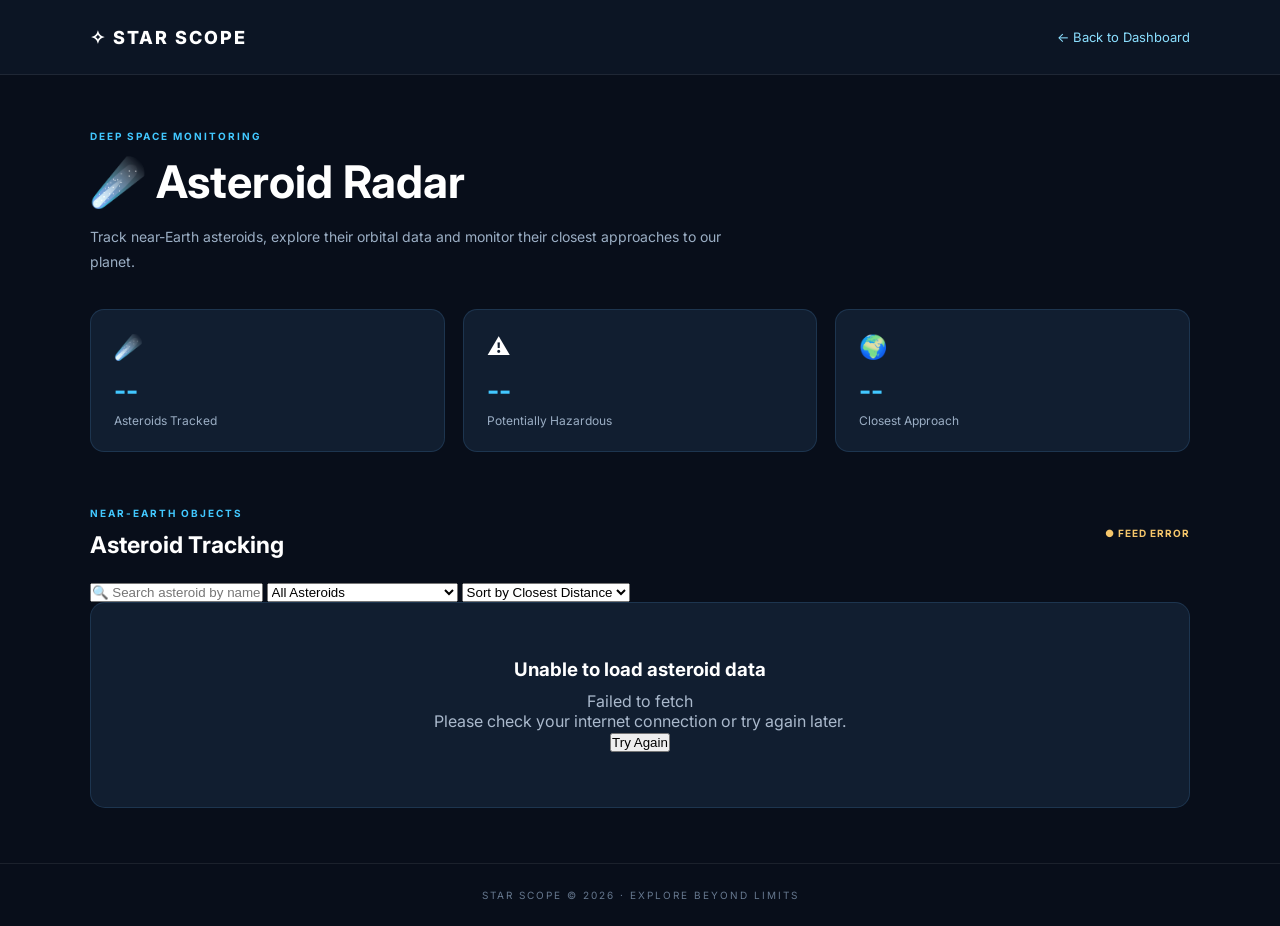
<file: frontend/asteroid-radar.html>
<!DOCTYPE html>
<html lang="en">
<head>
    <meta charset="UTF-8">
    <meta name="viewport" content="width=device-width, initial-scale=1.0">
    <title>Asteroid Radar | Star Scope</title>
    <link rel="stylesheet" href="css/asteroid-radar.css">
</head>
<body>

    <header class="radar-header">
        <a href="index.html" class="logo">✧ STAR SCOPE</a>
        <a href="index.html" class="back-btn">← Back to Dashboard</a>
    </header>

    <main class="radar-main">

        <section class="radar-hero">
            <p class="section-label">DEEP SPACE MONITORING</p>
            <h1>☄️ Asteroid Radar</h1>
            <p>
                Track near-Earth asteroids, explore their orbital data
                and monitor their closest approaches to our planet.
            </p>
        </section>

        <section class="radar-stats">
            <div class="stat-card">
                <span>☄️</span>
                <h3 id="totalAsteroids">--</h3>
                <p>Asteroids Tracked</p>
            </div>

            <div class="stat-card">
                <span>⚠️</span>
                <h3 id="hazardousAsteroids">--</h3>
                <p>Potentially Hazardous</p>
            </div>

            <div class="stat-card">
                <span>🌍</span>
                <h3 id="closestAsteroid">--</h3>
                <p>Closest Approach</p>
            </div>
        </section>

        <section class="asteroid-section">
            <div class="section-heading">
                <div>
                    <p class="section-label">NEAR-EARTH OBJECTS</p>
                    <h2>Asteroid Tracking</h2>
                </div>
                <span class="feed-status" id="feedStatus">● CONNECTING...</span>
            </div>

<div class="asteroid-controls">

    <input
        type="text"
        id="asteroidSearch"
        placeholder="🔍 Search asteroid by name..."
    >

    <select id="hazardFilter">
        <option value="all">All Asteroids</option>
        <option value="hazardous">Potentially Hazardous</option>
        <option value="safe">Not Classified as Hazardous</option>
    </select>

    <select id="sortAsteroids">
        <option value="distance">Sort by Closest Distance</option>
        <option value="size">Sort by Size</option>
        <option value="speed">Sort by Speed</option>
    </select>

</div>

            <div id="asteroidList" class="asteroid-grid">
                <div class="loading-state">
                    <h3>Loading asteroid data...</h3>
                    <p>Connecting to NASA's asteroid database.</p>
                </div>
            </div>
        </section>

    </main>

    <footer>
        STAR SCOPE © 2026 · EXPLORE BEYOND LIMITS
    </footer>

    <script src="js/asteroid-radar.js"></script>

</body>
</html>
</file>
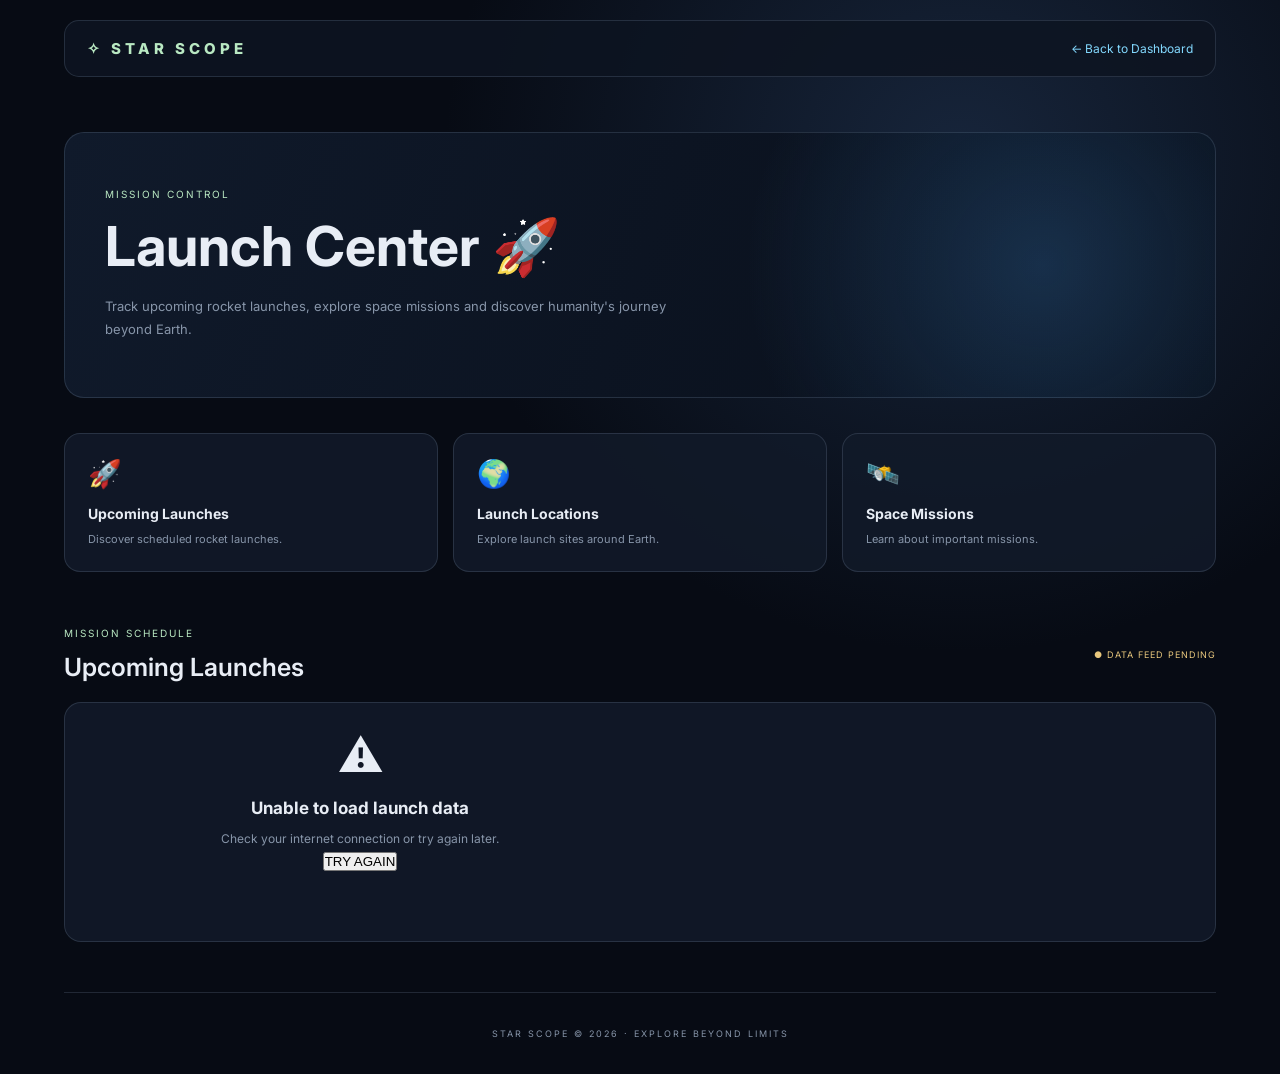
<file: frontend/launch-center.html>
<!DOCTYPE html>
<html lang="en">
<head>
    <meta charset="UTF-8">
    <meta name="viewport" content="width=device-width, initial-scale=1.0">
    <title>Launch Center | Star Scope</title>
    <link rel="stylesheet" href="css/launch-center.css">
</head>

<body>

    <header class="launch-header">
        <a href="index.html" class="logo">✧ STAR SCOPE</a>
        <a href="index.html" class="back-btn">← Back to Dashboard</a>
    </header>

    <main class="launch-main">

        <section class="launch-hero">
            <p class="section-label">MISSION CONTROL</p>
            <h1>Launch Center 🚀</h1>
            <p>
                Track upcoming rocket launches, explore space missions
                and discover humanity's journey beyond Earth.
            </p>
        </section>

        <section class="launch-overview">
            <div class="overview-card">
                <span>🚀</span>
                <h3>Upcoming Launches</h3>
                <p>Discover scheduled rocket launches.</p>
            </div>

            <div class="overview-card">
                <span>🌍</span>
                <h3>Launch Locations</h3>
                <p>Explore launch sites around Earth.</p>
            </div>

            <div class="overview-card">
                <span>🛰️</span>
                <h3>Space Missions</h3>
                <p>Learn about important missions.</p>
            </div>
        </section>

        <section class="launch-list-section">
            <div class="section-heading">
                <div>
                    <p class="section-label">MISSION SCHEDULE</p>
                    <h2>Upcoming Launches</h2>
                </div>
                <span class="feed-status">● DATA FEED PENDING</span>
            </div>

            <div id="launchList" class="launch-list">
                <div class="empty-state">
                    <span>🛸</span>
                    <h3>Launch feed not connected yet</h3>
                    <p>
                        Upcoming launch information will appear here
                        when we connect the launch data source.
                    </p>
                </div>
            </div>
        </section>

    </main>

    <footer>
        STAR SCOPE © 2026 · EXPLORE BEYOND LIMITS
    </footer>
<script src="js/launch-center.js"></script>
</body>
</html>
</file>
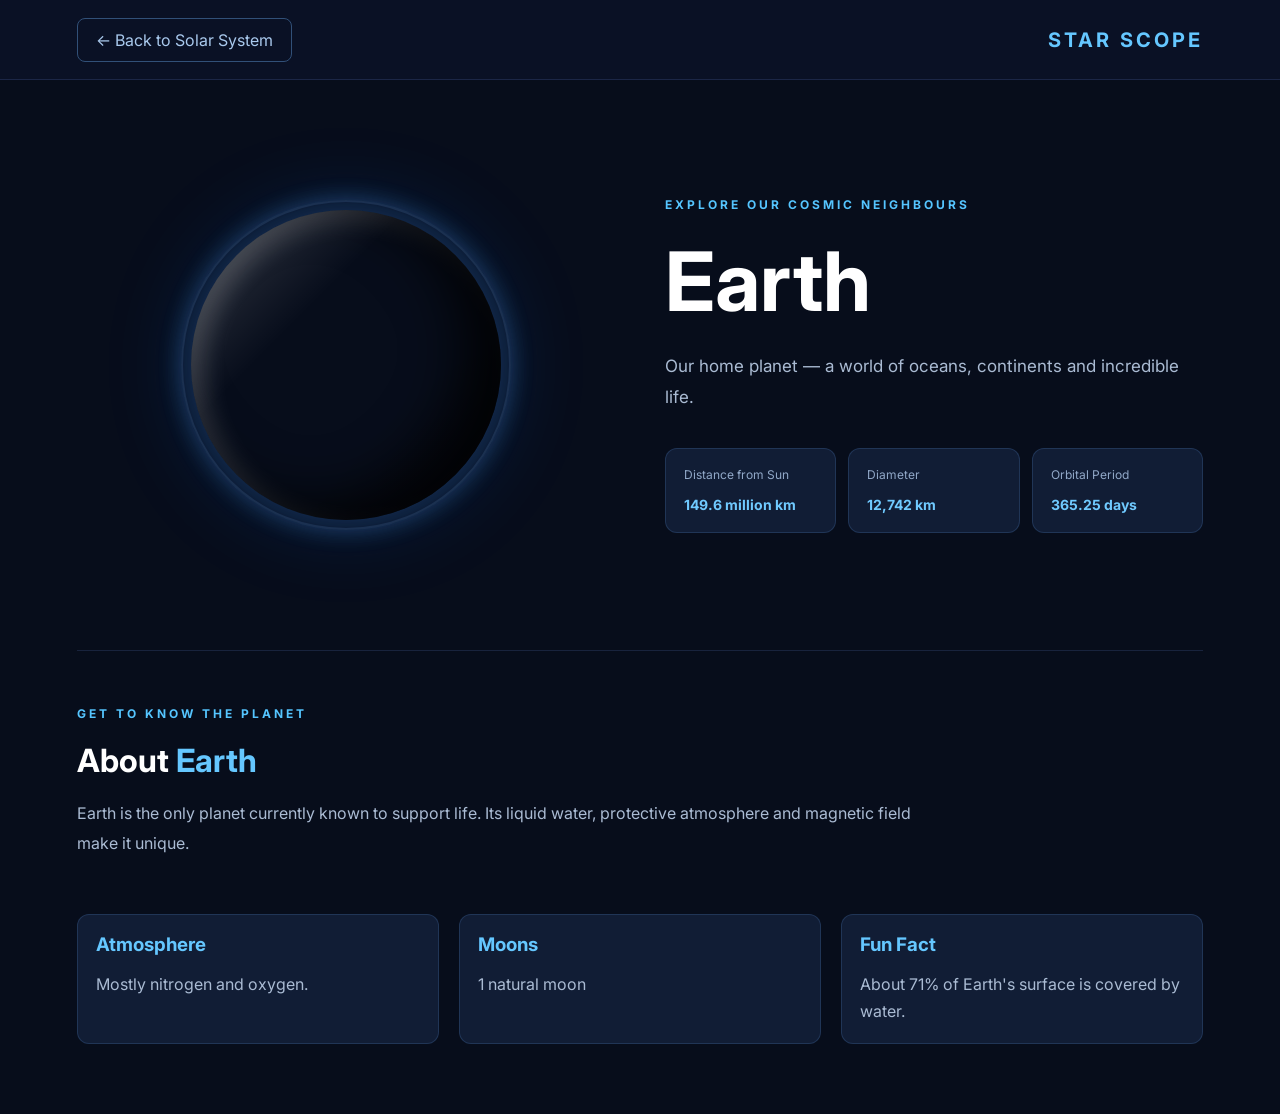
<file: frontend/planets.html>
<!DOCTYPE html>
<html lang="en">
<head>
    <meta charset="UTF-8">
    <meta name="viewport" content="width=device-width, initial-scale=1.0">
    <title>Planet Details | Star Scope</title>
    <link rel="stylesheet" href="css/planet.css">
</head>

<body>

    <header class="planet-header">
        <a href="index.html" class="back-button">← Back to Solar System</a>
        <h2>STAR SCOPE</h2>
    </header>

    <main class="planet-page">

        <section class="planet-hero">
            <div class="planet-visual">
                <div class="planet-sphere" id="planetSphere"></div>
            </div>

            <div class="planet-content">
                <p class="eyebrow">EXPLORE OUR COSMIC NEIGHBOURS</p>

                <h1 id="planetName">Earth</h1>

                <p class="planet-description" id="planetDescription">
                    Discover the wonders of this planet.
                </p>

                <div class="planet-stats">
                    <div class="stat-card">
                        <span>Distance from Sun</span>
                        <strong id="planetDistance">149.6 million km</strong>
                    </div>

                    <div class="stat-card">
                        <span>Diameter</span>
                        <strong id="planetDiameter">12,742 km</strong>
                    </div>

                    <div class="stat-card">
                        <span>Orbital Period</span>
                        <strong id="planetPeriod">365.25 days</strong>
                    </div>
                </div>
            </div>
        </section>

        <section class="planet-about">
            <p class="eyebrow">GET TO KNOW THE PLANET</p>
            <h2>About <span id="aboutPlanetName">Earth</span></h2>
            <p id="planetAbout">
                Explore the planet, its atmosphere, surface and unique features.
            </p>
        </section>

        <section class="planet-extra">
            <div class="extra-card">
                <h3>Atmosphere</h3>
                <p id="planetAtmosphere">Loading...</p>
            </div>

            <div class="extra-card">
                <h3>Moons</h3>
                <p id="planetMoons">Loading...</p>
            </div>

            <div class="extra-card">
                <h3>Fun Fact</h3>
                <p id="planetFact">Loading...</p>
            </div>
        </section>

    </main>

    <script src="js/planet.js"></script>

</body>
</html>
</file>
<file: frontend/css/asteroid-radar.css>
@import url('https://fonts.googleapis.com/css2?family=Inter:wght@400;500;600;700;800&display=swap');

* {
    margin: 0;
    padding: 0;
    box-sizing: border-box;
}

body {
    font-family: 'Inter', sans-serif;
    background: #080e1a;
    color: #ffffff;
    min-height: 100vh;
}

.radar-header {
    height: 75px;
    padding: 0 7%;
    display: flex;
    align-items: center;
    justify-content: space-between;
    border-bottom: 1px solid rgba(255,255,255,0.08);
    background: #0c1524;
}

.logo {
    color: #ffffff;
    font-size: 18px;
    font-weight: 800;
    letter-spacing: 2px;
    text-decoration: none;
}

.back-btn {
    color: #8bdfff;
    text-decoration: none;
    font-size: 13px;
}

.radar-main {
    width: 86%;
    max-width: 1250px;
    margin: auto;
    padding: 55px 0;
}

.radar-hero {
    margin-bottom: 35px;
}

.section-label {
    color: #42c8ff;
    font-size: 10px;
    font-weight: 700;
    letter-spacing: 2px;
    margin-bottom: 12px;
}

.radar-hero h1 {
    font-size: clamp(30px, 5vw, 45px);
    margin-bottom: 15px;
}

.radar-hero > p:last-child {
    color: #9baec4;
    font-size: 14px;
    line-height: 1.8;
    max-width: 650px;
}

.radar-stats {
    display: grid;
    grid-template-columns: repeat(3, 1fr);
    gap: 18px;
    margin-bottom: 55px;
}

.stat-card {
    padding: 23px;
    background: #111e30;
    border: 1px solid rgba(100,180,255,0.15);
    border-radius: 14px;
}

.stat-card span {
    font-size: 23px;
}

.stat-card h3 {
    font-size: 27px;
    margin: 13px 0 6px;
    color: #42c8ff;
}

.stat-card p {
    color: #9baec4;
    font-size: 12px;
}

.asteroid-section {
    margin-top: 20px;
}

.section-heading {
    display: flex;
    align-items: center;
    justify-content: space-between;
    margin-bottom: 22px;
    gap: 15px;
}

.section-heading h2 {
    font-size: 23px;
}

.feed-status {
    color: #f5c66b;
    font-size: 10px;
    font-weight: 700;
    letter-spacing: 1px;
}

.asteroid-grid {
    display: grid;
    grid-template-columns: repeat(2, minmax(0, 1fr));
    gap: 20px;
}

.asteroid-card {
    background: #111e30;
    border: 1px solid rgba(100,180,255,0.15);
    border-radius: 15px;
    padding: 22px;
    transition: 0.3s ease;
}

.asteroid-card:hover {
    transform: translateY(-5px);
    border-color: #42c8ff;
    box-shadow: 0 10px 25px rgba(66,200,255,0.1);
}

.asteroid-card h3 {
    font-size: 17px;
    margin-bottom: 12px;
}

.asteroid-card p {
    color: #aab9cc;
    font-size: 12px;
    line-height: 1.8;
    margin-bottom: 7px;
}

.asteroid-badge {
    display: inline-block;
    padding: 6px 10px;
    border-radius: 6px;
    font-size: 10px;
    font-weight: 700;
    margin-bottom: 15px;
}

.hazardous {
    color: #ff8585;
    background: rgba(255,70,70,0.12);
}

.safe {
    color: #69e5ae;
    background: rgba(60,220,150,0.12);
}

.loading-state,
.error-state {
    grid-column: 1 / -1;
    text-align: center;
    padding: 55px 20px;
    background: #111e30;
    border: 1px solid rgba(100,180,255,0.15);
    border-radius: 15px;
    color: #aab9cc;
}

.loading-state h3,
.error-state h3 {
    color: #ffffff;
    margin-bottom: 10px;
}

footer {
    text-align: center;
    padding: 25px;
    color: #66788f;
    font-size: 10px;
    letter-spacing: 2px;
    border-top: 1px solid rgba(255,255,255,0.08);
}

@media (max-width: 750px) {
    .radar-stats {
        grid-template-columns: 1fr;
    }

    .asteroid-grid {
        grid-template-columns: 1fr;
    }

    .radar-main {
        width: 90%;
    }

    .radar-header {
        padding: 0 5%;
    }
}

/* INTERACTIVE ASTEROID LEARNING PANEL */

.learn-asteroid {
    margin-top: 18px;
    border-top: 1px solid rgba(100,180,255,0.15);
    padding-top: 14px;
}

.learn-asteroid summary {
    color: #42c8ff;
    font-size: 12px;
    font-weight: 700;
    cursor: pointer;
    list-style: none;
}

.learn-asteroid summary::-webkit-details-marker {
    display: none;
}

.learn-asteroid summary::after {
    content: "+";
    float: right;
    font-size: 18px;
}

.learn-asteroid[open] summary::after {
    content: "−";
}

.learning-content {
    display: grid;
    gap: 12px;
    margin-top: 18px;
}

.learning-item {
    padding: 13px;
    border-radius: 9px;
    background: rgba(66,200,255,0.06);
    border: 1px solid rgba(66,200,255,0.10);
}

.learning-item h4 {
    color: #8bdfff;
    font-size: 12px;
    margin-bottom: 7px;
}

.learning-item p {
    color: #aab9cc;
    font-size: 11px;
    line-height: 1.7;
}
</file>
<file: frontend/css/launch-center.css>
@import url('https://fonts.googleapis.com/css2?family=Inter:wght@400;500;600;700;800&display=swap');

:root {
    --bg: #070b14;
    --panel: rgba(18, 26, 42, 0.85);
    --border: rgba(170, 195, 225, 0.16);
    --text: #e8edf5;
    --muted: #8795a9;
    --cyan: #83d9ff;
    --green: #b9e8c2;
}

* {
    margin: 0;
    padding: 0;
    box-sizing: border-box;
}

body {
    font-family: 'Inter', sans-serif;
    background:
        radial-gradient(ellipse at 75% 15%, #17253b 0%, transparent 38%),
        #070b14;
    color: var(--text);
    min-height: 100vh;
    padding: 20px 5%;
}

a {
    color: inherit;
    text-decoration: none;
}

/* HEADER */

.launch-header {
    display: flex;
    justify-content: space-between;
    align-items: center;
    padding: 18px 22px;
    background: rgba(13, 20, 33, 0.85);
    border: 1px solid var(--border);
    border-radius: 15px;
}

.logo {
    font-size: 15px;
    font-weight: 800;
    letter-spacing: 4px;
    color: var(--green);
}

.back-btn {
    font-size: 12px;
    color: var(--cyan);
}

.back-btn:hover {
    color: white;
}

/* MAIN */

.launch-main {
    max-width: 1250px;
    margin: auto;
}

.launch-hero {
    margin: 55px 0 35px;
    padding: 55px 40px;
    border: 1px solid var(--border);
    border-radius: 20px;
    background:
        radial-gradient(circle at 85% 50%, rgba(56, 119, 180, 0.3), transparent 30%),
        linear-gradient(110deg, #101a2b, #080e19);
}

.section-label {
    color: var(--green);
    font-size: 10px;
    letter-spacing: 2px;
    margin-bottom: 13px;
}

.launch-hero h1 {
    font-size: clamp(32px, 5vw, 55px);
    margin-bottom: 15px;
}

.launch-hero > p:last-child {
    color: var(--muted);
    font-size: 13px;
    line-height: 1.8;
    max-width: 600px;
}

/* OVERVIEW CARDS */

.launch-overview {
    display: grid;
    grid-template-columns: repeat(3, 1fr);
    gap: 15px;
}

.overview-card {
    padding: 23px;
    border: 1px solid var(--border);
    border-radius: 16px;
    background: var(--panel);
    transition: 0.3s;
}

.overview-card:hover {
    transform: translateY(-4px);
    border-color: var(--cyan);
}

.overview-card > span {
    font-size: 27px;
}

.overview-card h3 {
    font-size: 14px;
    margin: 15px 0 8px;
}

.overview-card p {
    color: var(--muted);
    font-size: 11px;
    line-height: 1.7;
}

/* LAUNCH LIST */

.launch-list-section {
    margin-top: 55px;
}

.section-heading {
    display: flex;
    justify-content: space-between;
    align-items: center;
    gap: 15px;
    margin-bottom: 20px;
}

.section-heading h2 {
    font-size: 25px;
    font-weight: 600;
}

.feed-status {
    color: #e8c77d;
    font-size: 9px;
    letter-spacing: 1px;
}

.launch-list {
    border: 1px solid var(--border);
    border-radius: 17px;
    background: var(--panel);
    min-height: 240px;
    display: grid;
    place-items: center;
    padding: 25px;
}

.empty-state {
    text-align: center;
    max-width: 400px;
}

.empty-state span {
    font-size: 45px;
}

.empty-state h3 {
    font-size: 17px;
    margin: 15px 0 10px;
}

.empty-state p {
    color: var(--muted);
    font-size: 12px;
    line-height: 1.8;
}

/* FOOTER */

footer {
    text-align: center;
    padding: 35px 10px 15px;
    margin-top: 50px;
    border-top: 1px solid var(--border);
    color: var(--muted);
    font-size: 9px;
    letter-spacing: 2px;
}

/* RESPONSIVE */

@media (max-width: 700px) {
    body {
        padding: 10px;
    }

    .launch-hero {
        padding: 35px 22px;
        margin-top: 25px;
    }

    .launch-overview {
        grid-template-columns: 1fr;
    }

    .section-heading {
        align-items: flex-start;
        flex-direction: column;
    }
}

/* INDIVIDUAL LAUNCH MISSION CARDS */

.launch-list {
    display: grid;
    grid-template-columns: repeat(2, minmax(0, 1fr));
    gap: 20px;
    align-items: stretch;
}

.launch-item {
    display: flex;
    flex-direction: column;
    overflow: hidden;
    background: rgba(15, 25, 42, 0.95);
    border: 1px solid rgba(100, 180, 255, 0.18);
    border-radius: 16px;
    transition: 0.3s ease;
}

.launch-item:hover {
    transform: translateY(-5px);
    border-color: #42c8ff;
    box-shadow: 0 10px 30px rgba(66, 200, 255, 0.12);
}

.launch-image {
    width: 100%;
    height: 190px;
    object-fit: cover;
    background: #101b2c;
}

.launch-info {
    padding: 18px;
    display: flex;
    flex-direction: column;
    gap: 10px;
}

.launch-info h3 {
    font-size: 17px;
    color: #ffffff;
    line-height: 1.4;
}

.launch-info p {
    color: #aab9cc;
    font-size: 13px;
    line-height: 1.6;
}

.launch-details {
    display: flex;
    flex-wrap: wrap;
    gap: 8px;
    margin-top: 5px;
}

.launch-details span {
    font-size: 11px;
    color: #8bdfff;
    background: rgba(66, 200, 255, 0.09);
    border: 1px solid rgba(66, 200, 255, 0.15);
    padding: 6px 9px;
    border-radius: 7px;
}

.launch-details-link {
    color: #42c8ff;
    font-size: 12px;
    text-decoration: none;
    font-weight: 600;
    margin-top: 5px;
}

.launch-details-link:hover {
    text-decoration: underline;
}

@media (max-width: 750px) {
    .launch-list {
        grid-template-columns: 1fr;
    }
}
</file>
<file: frontend/css/planet.css>
@import url('https://fonts.googleapis.com/css2?family=Inter:wght@400;500;600;700;800&display=swap');

* {
    margin: 0;
    padding: 0;
    box-sizing: border-box;
}

body {
    font-family: 'Inter', sans-serif;
    background: #070d1b;
    color: #ffffff;
    min-height: 100vh;
    overflow-x: hidden;
}

.planet-header {
    height: 80px;
    padding: 0 6%;
    display: flex;
    align-items: center;
    justify-content: space-between;
    border-bottom: 1px solid rgba(120, 160, 255, 0.15);
    background: rgba(10, 18, 38, 0.9);
}

.planet-header h2 {
    color: #65c7ff;
    letter-spacing: 3px;
    font-size: 20px;
}

.back-button {
    color: #a9c9ed;
    text-decoration: none;
    padding: 11px 18px;
    border: 1px solid #315078;
    border-radius: 8px;
    transition: 0.3s;
}

.back-button:hover {
    background: #18345a;
    color: white;
}

.planet-page {
    width: 88%;
    max-width: 1400px;
    margin: auto;
}

.planet-hero {
    min-height: 570px;
    display: grid;
    grid-template-columns: 1fr 1fr;
    align-items: center;
    gap: 50px;
    padding: 55px 0;
}

.planet-visual {
    display: flex;
    align-items: center;
    justify-content: center;
    min-height: 400px;
}


.planet-sphere {
    width: 310px;
    height: 310px;
    border-radius: 50%;
    position: relative;
    isolation: isolate;

    background-size: cover;
    background-position: center;

    box-shadow:
        inset -35px -15px 55px rgba(0, 0, 0, 0.85),
        inset 12px 8px 25px rgba(255, 255, 255, 0.18),
        0 0 35px rgba(75, 160, 255, 0.25),
        0 0 90px rgba(35, 125, 255, 0.18);

    transition: background 0.5s ease, box-shadow 0.5s ease;
}

/* Atmospheric glow */
.planet-sphere::before {
    content: "";
    position: absolute;
    inset: -10px;
    border-radius: 50%;
    border: 2px solid rgba(130, 190, 255, 0.12);
    box-shadow: 0 0 25px rgba(80, 160, 255, 0.2);
    pointer-events: none;
}

/* Light reflection */
.planet-sphere::after {
    content: "";
    position: absolute;
    inset: 0;
    border-radius: 50%;
    background: linear-gradient(
        135deg,
        rgba(255, 255, 255, 0.2),
        transparent 35%,
        transparent 65%,
        rgba(0, 0, 0, 0.35)
    );
    pointer-events: none;
}

.eyebrow {
    color: #55c5ff;
    font-size: 12px;
    font-weight: 700;
    letter-spacing: 3px;
    margin-bottom: 20px;
}

.planet-content h1 {
    font-size: clamp(48px, 7vw, 82px);
    margin-bottom: 20px;
}

.planet-description {
    color: #aabbd3;
    font-size: 17px;
    line-height: 1.8;
    max-width: 550px;
}

.planet-stats {
    display: grid;
    grid-template-columns: repeat(3, 1fr);
    gap: 12px;
    margin-top: 35px;
}

.stat-card,
.extra-card {
    background: rgba(20, 34, 61, 0.8);
    border: 1px solid rgba(90, 145, 220, 0.2);
    border-radius: 12px;
    padding: 18px;
}

.stat-card span {
    display: block;
    color: #91a8c8;
    font-size: 12px;
    margin-bottom: 12px;
}

.stat-card strong {
    color: #70caff;
    font-size: 14px;
}

.planet-about {
    padding: 55px 0;
    border-top: 1px solid rgba(120, 160, 255, 0.15);
}

.planet-about h2 {
    font-size: 32px;
    margin-bottom: 18px;
}

.planet-about h2 span {
    color: #65c7ff;
}

.planet-about > p:last-child {
    color: #aabbd3;
    line-height: 1.9;
    max-width: 850px;
}

.planet-extra {
    display: grid;
    grid-template-columns: repeat(3, 1fr);
    gap: 20px;
    padding-bottom: 70px;
}

.extra-card h3 {
    color: #65c7ff;
    margin-bottom: 15px;
}

.extra-card p {
    color: #aabbd3;
    line-height: 1.7;
}

@media (max-width: 850px) {
    .planet-hero {
        grid-template-columns: 1fr;
        text-align: center;
    }

    .planet-description {
        margin: auto;
    }

    .planet-stats {
        grid-template-columns: 1fr;
    }

    .planet-extra {
        grid-template-columns: 1fr;
    }

    .planet-sphere {
        width: 230px;
        height: 230px;
    }
}

@media (max-width: 480px) {
    .planet-header {
        padding: 0 4%;
    }

    .planet-header h2 {
        font-size: 15px;
    }

    .back-button {
        font-size: 12px;
    }

    .planet-page {
        width: 92%;
    }
}
</file>
